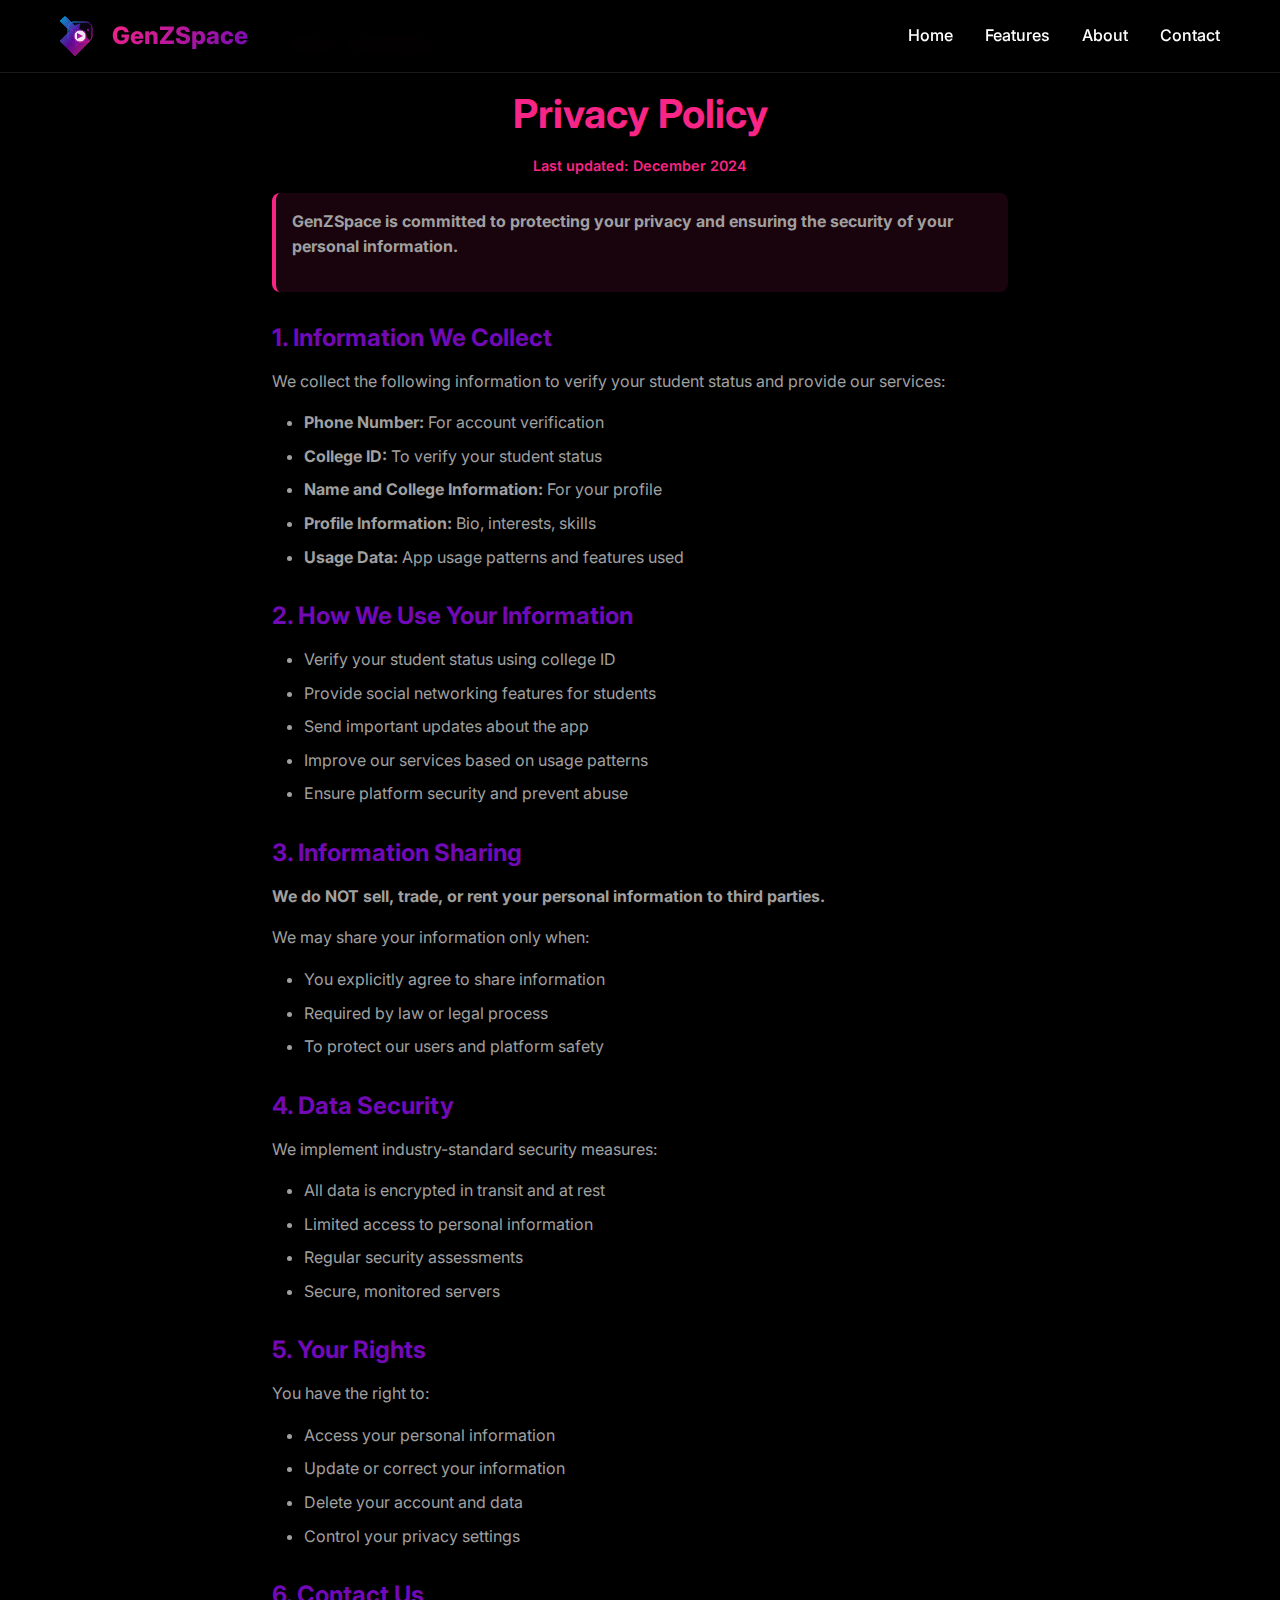
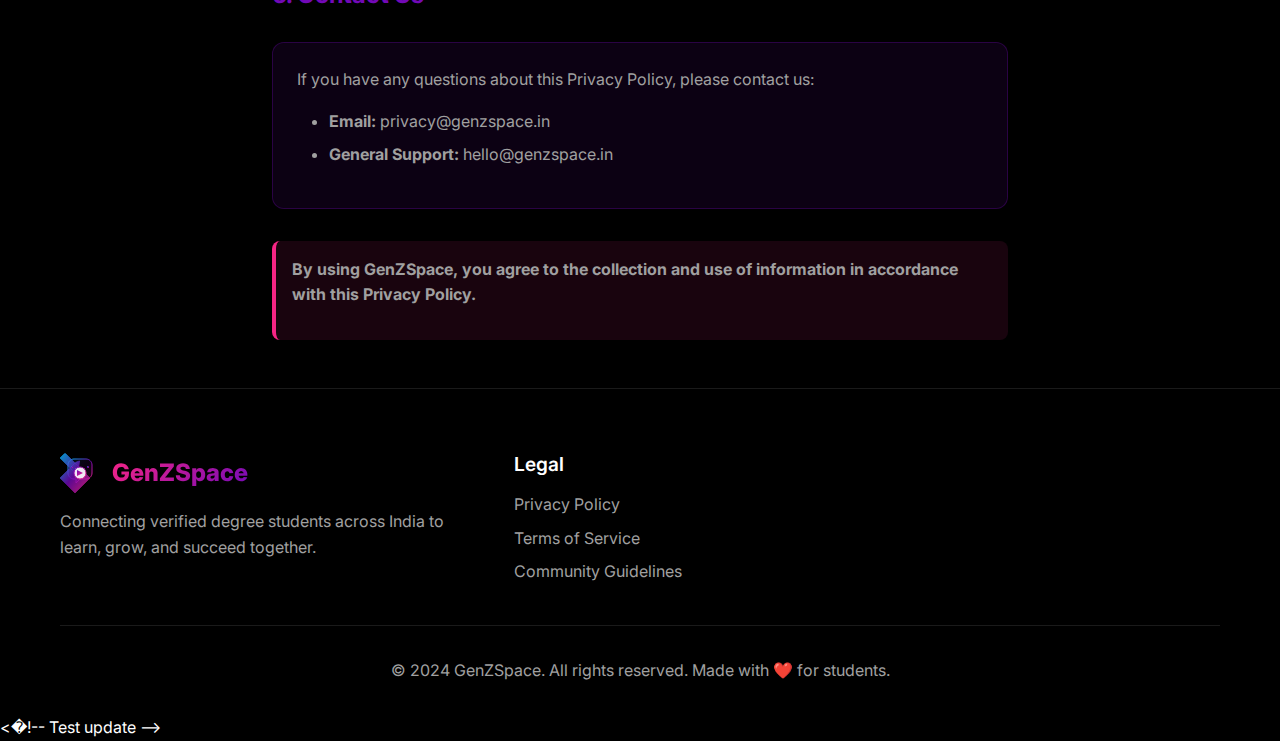
<file: website/privacy.html>
<!DOCTYPE html>
<html lang="en">
<head>
    <meta charset="UTF-8">
    <meta name="viewport" content="width=device-width, initial-scale=1.0">
    <title>Privacy Policy - GenZSpace</title>
    <meta name="description" content="GenZSpace Privacy Policy - How we collect, use, and protect your personal information">
    <meta name="robots" content="index, follow">
    <meta name="theme-color" content="#F72585">
    
    <!-- Favicon -->
    <link rel="icon" type="image/x-icon" href="./assets/images/favicon.ico">
    
    <!-- Fonts -->
    <link rel="preconnect" href="https://fonts.googleapis.com">
    <link rel="preconnect" href="https://fonts.gstatic.com" crossorigin>
    <link href="https://fonts.googleapis.com/css2?family=Inter:wght@300;400;500;600;700;800;900&display=swap" rel="stylesheet">
    
    <!-- CSS -->
    <link rel="stylesheet" href="./assets/css/style.css">
    
    <style>
        .privacy-container {
            max-width: 800px;
            margin: 0 auto;
            padding: 2rem;
            line-height: 1.6;
            color: #a0a0a0;
            background: #000;
            min-height: 100vh;
        }
        .privacy-container h1 {
            color: #F72585;
            font-size: 2.5rem;
            margin-bottom: 1rem;
            text-align: center;
        }
        .privacy-container h2 {
            color: #7209B7;
            font-size: 1.5rem;
            margin-top: 2rem;
            margin-bottom: 1rem;
        }
        .privacy-container h3 {
            color: #8A2BE2;
            font-size: 1.2rem;
            margin-top: 1.5rem;
            margin-bottom: 0.5rem;
        }
        .privacy-container p {
            margin-bottom: 1rem;
        }
        .privacy-container ul {
            margin-bottom: 1rem;
            padding-left: 2rem;
        }
        .privacy-container li {
            margin-bottom: 0.5rem;
        }
        .highlight {
            background: rgba(247, 37, 133, 0.1);
            border-left: 4px solid #F72585;
            padding: 1rem;
            margin: 1rem 0;
            border-radius: 8px;
        }
        .back-link {
            display: inline-block;
            margin-bottom: 2rem;
            color: #F72585;
            text-decoration: none;
            font-weight: 600;
            transition: color 0.3s ease;
        }
        .back-link:hover {
            color: #7209B7;
        }
        .contact-info {
            background: rgba(114, 9, 183, 0.1);
            border: 1px solid rgba(114, 9, 183, 0.3);
            border-radius: 12px;
            padding: 1.5rem;
            margin: 2rem 0;
        }
        .last-updated {
            color: #F72585;
            font-weight: 600;
            font-size: 0.9rem;
            text-align: center;
            margin-bottom: 2rem;
        }
    </style>
</head>
<body>
    <!-- Navigation -->
    <nav class="navbar">
        <div class="nav-container">
            <div class="nav-logo">
                <img src="./assets/images/logo.svg" alt="GenZSpace Logo" class="logo-img">
                <span class="logo-text">GenZSpace</span>
            </div>
            <div class="nav-menu">
                <a href="index.html" class="nav-link">Home</a>
                <a href="index.html#features" class="nav-link">Features</a>
                <a href="index.html#about" class="nav-link">About</a>
                <a href="index.html#contact" class="nav-link">Contact</a>
            </div>
        </div>
    </nav>
    <div class="privacy-container">
        <a href="index.html" class="back-link">← Back to GenZSpace</a>
        
        <h1>Privacy Policy</h1>
        <p class="last-updated">Last updated: December 2024</p>
        
        <div class="highlight">
            <p><strong>GenZSpace is committed to protecting your privacy and ensuring the security of your personal information.</strong></p>
        </div>

        <h2>1. Information We Collect</h2>
        <p>We collect the following information to verify your student status and provide our services:</p>
        <ul>
            <li><strong>Phone Number:</strong> For account verification</li>
            <li><strong>College ID:</strong> To verify your student status</li>
            <li><strong>Name and College Information:</strong> For your profile</li>
            <li><strong>Profile Information:</strong> Bio, interests, skills</li>
            <li><strong>Usage Data:</strong> App usage patterns and features used</li>
        </ul>

        <h2>2. How We Use Your Information</h2>
        <ul>
            <li>Verify your student status using college ID</li>
            <li>Provide social networking features for students</li>
            <li>Send important updates about the app</li>
            <li>Improve our services based on usage patterns</li>
            <li>Ensure platform security and prevent abuse</li>
        </ul>

        <h2>3. Information Sharing</h2>
        <p><strong>We do NOT sell, trade, or rent your personal information to third parties.</strong></p>
        <p>We may share your information only when:</p>
        <ul>
            <li>You explicitly agree to share information</li>
            <li>Required by law or legal process</li>
            <li>To protect our users and platform safety</li>
        </ul>

        <h2>4. Data Security</h2>
        <p>We implement industry-standard security measures:</p>
        <ul>
            <li>All data is encrypted in transit and at rest</li>
            <li>Limited access to personal information</li>
            <li>Regular security assessments</li>
            <li>Secure, monitored servers</li>
        </ul>

        <h2>5. Your Rights</h2>
        <p>You have the right to:</p>
        <ul>
            <li>Access your personal information</li>
            <li>Update or correct your information</li>
            <li>Delete your account and data</li>
            <li>Control your privacy settings</li>
        </ul>

        <h2>6. Contact Us</h2>
        <div class="contact-info">
            <p>If you have any questions about this Privacy Policy, please contact us:</p>
            <ul>
                <li><strong>Email:</strong> privacy@genzspace.in</li>
                <li><strong>General Support:</strong> hello@genzspace.in</li>
            </ul>
        </div>

        <div class="highlight">
            <p><strong>By using GenZSpace, you agree to the collection and use of information in accordance with this Privacy Policy.</strong></p>
        </div>
    </div>

    <!-- Footer -->
    <footer class="footer">
        <div class="container">
            <div class="footer-content">
                <div class="footer-section">
                    <div class="footer-logo">
                        <img src="./assets/images/logo.svg" alt="GenZSpace Logo" class="logo-img">
                        <span class="logo-text">GenZSpace</span>
                    </div>
                    <p class="footer-description">
                        Connecting verified degree students across India to learn, grow, and succeed together.
                    </p>
                </div>
                <div class="footer-section">
                    <h4 class="footer-title">Legal</h4>
                    <ul class="footer-links">
                        <li><a href="privacy.html">Privacy Policy</a></li>
                        <li><a href="#">Terms of Service</a></li>
                        <li><a href="#">Community Guidelines</a></li>
                    </ul>
                </div>
            </div>
            <div class="footer-bottom">
                <p class="footer-copyright">
                    © 2024 GenZSpace. All rights reserved. Made with ❤️ for students.
                </p>
            </div>
        </div>
    </footer>
</body>
</html>
< ! - -   T e s t   u p d a t e   - - >  
 
</file>
<file: website/assets/css/style.css>
/* Reset and Base Styles */
* {
    margin: 0;
    padding: 0;
    box-sizing: border-box;
}

html {
    scroll-behavior: smooth;
}

body {
    font-family: 'Inter', sans-serif;
    line-height: 1.6;
    color: #ffffff;
    background-color: #000000;
    overflow-x: hidden;
}

.container {
    max-width: 1200px;
    margin: 0 auto;
    padding: 0 20px;
}

/* Typography */
h1, h2, h3, h4, h5, h6 {
    font-weight: 700;
    line-height: 1.2;
    margin-bottom: 1rem;
}

p {
    margin-bottom: 1rem;
    color: #a0a0a0;
}

/* Gradient Text */
.gradient-text {
    background: linear-gradient(135deg, #F72585, #7209B7);
    -webkit-background-clip: text;
    -webkit-text-fill-color: transparent;
    background-clip: text;
}

/* Buttons */
.btn {
    display: inline-flex;
    align-items: center;
    padding: 12px 24px;
    border-radius: 12px;
    text-decoration: none;
    font-weight: 600;
    font-size: 16px;
    transition: all 0.3s ease;
    border: none;
    cursor: pointer;
    gap: 8px;
}

.btn-primary {
    background: linear-gradient(135deg, #F72585, #7209B7);
    color: white;
}

.btn-primary:hover {
    transform: translateY(-2px);
    box-shadow: 0 10px 30px rgba(247, 37, 133, 0.3);
}

.btn-secondary {
    background: rgba(255, 255, 255, 0.1);
    color: white;
    border: 1px solid rgba(255, 255, 255, 0.2);
}

.btn-secondary:hover {
    background: rgba(255, 255, 255, 0.2);
    transform: translateY(-2px);
}

/* Navigation */
.navbar {
    position: fixed;
    top: 0;
    width: 100%;
    background: rgba(0, 0, 0, 0.95);
    backdrop-filter: blur(10px);
    z-index: 1000;
    padding: 1rem 0;
    border-bottom: 1px solid rgba(255, 255, 255, 0.1);
}

.nav-container {
    max-width: 1200px;
    margin: 0 auto;
    padding: 0 20px;
    display: flex;
    justify-content: space-between;
    align-items: center;
}

.nav-logo {
    display: flex;
    align-items: center;
    gap: 12px;
}

.logo-img {
    width: 40px;
    height: 40px;
}

.logo-text {
    font-size: 24px;
    font-weight: 800;
    background: linear-gradient(135deg, #F72585, #7209B7);
    -webkit-background-clip: text;
    -webkit-text-fill-color: transparent;
    background-clip: text;
}

.nav-menu {
    display: flex;
    gap: 2rem;
}

.nav-link {
    color: #ffffff;
    text-decoration: none;
    font-weight: 500;
    transition: color 0.3s ease;
    position: relative;
}

.nav-link:hover {
    color: #F72585;
}

.nav-link::after {
    content: '';
    position: absolute;
    bottom: -5px;
    left: 0;
    width: 0;
    height: 2px;
    background: linear-gradient(135deg, #F72585, #7209B7);
    transition: width 0.3s ease;
}

.nav-link:hover::after {
    width: 100%;
}

.nav-toggle {
    display: none;
    flex-direction: column;
    cursor: pointer;
}

.bar {
    width: 25px;
    height: 3px;
    background: #ffffff;
    margin: 3px 0;
    transition: 0.3s;
}

/* Verification Badge */
.verification-badge {
    display: inline-flex;
    align-items: center;
    gap: 8px;
    background: rgba(247, 37, 133, 0.1);
    border: 1px solid rgba(247, 37, 133, 0.3);
    border-radius: 20px;
    padding: 8px 16px;
    margin: 1rem 0;
    font-size: 14px;
    font-weight: 600;
    color: #F72585;
}

.badge-icon {
    font-size: 16px;
}

.badge-text {
    color: white;
}

/* Hero Section */
.hero {
    min-height: 100vh;
    display: flex;
    align-items: center;
    background: linear-gradient(135deg, rgba(247, 37, 133, 0.1), rgba(114, 9, 183, 0.1));
    position: relative;
    overflow: hidden;
}

.hero::before {
    content: '';
    position: absolute;
    top: 0;
    left: 0;
    right: 0;
    bottom: 0;
    background: url('./assets/images/hero-bg.svg') no-repeat center center;
    background-size: cover;
    opacity: 0.1;
    z-index: -1;
}

.hero-container {
    max-width: 1200px;
    margin: 0 auto;
    padding: 0 20px;
    width: 100%;
}

.hero-content {
    display: grid;
    grid-template-columns: 1fr 1fr;
    gap: 4rem;
    align-items: center;
}

.hero-title {
    font-size: 3.5rem;
    font-weight: 900;
    line-height: 1.1;
    margin-bottom: 1.5rem;
}

.hero-description {
    font-size: 1.25rem;
    color: #a0a0a0;
    margin-bottom: 2rem;
    line-height: 1.6;
}

.hero-buttons {
    display: flex;
    gap: 1rem;
    margin-bottom: 3rem;
}

.download-btn {
    padding: 0;
    background: transparent;
    border: none;
}

.download-btn-img {
    height: 60px;
    transition: transform 0.3s ease;
}

.download-btn:hover .download-btn-img {
    transform: scale(1.05);
}

.hero-stats {
    display: flex;
    gap: 2rem;
}

.stat {
    text-align: center;
}

.stat-number {
    display: block;
    font-size: 2rem;
    font-weight: 800;
    color: #F72585;
}

.stat-label {
    font-size: 0.9rem;
    color: #a0a0a0;
}

/* Hero Image */
.hero-image {
    position: relative;
    display: flex;
    justify-content: center;
    align-items: center;
}

.phone-mockup {
    position: relative;
    width: 300px;
    height: 600px;
}

.app-preview {
    width: 100%;
    height: 100%;
    object-fit: cover;
    border-radius: 30px;
    box-shadow: 0 20px 60px rgba(0, 0, 0, 0.5);
}

.floating-elements {
    position: absolute;
    top: 0;
    left: 0;
    right: 0;
    bottom: 0;
    pointer-events: none;
}

.floating-card {
    position: absolute;
    background: rgba(255, 255, 255, 0.1);
    backdrop-filter: blur(10px);
    border: 1px solid rgba(255, 255, 255, 0.2);
    border-radius: 12px;
    padding: 12px 16px;
    display: flex;
    align-items: center;
    gap: 8px;
    animation: float 3s ease-in-out infinite;
}

.card-1 {
    top: 20%;
    right: -20%;
    animation-delay: 0s;
}

.card-2 {
    top: 50%;
    left: -20%;
    animation-delay: 1s;
}

.card-3 {
    bottom: 20%;
    right: -10%;
    animation-delay: 2s;
}

.card-icon {
    font-size: 20px;
}

.card-text {
    font-size: 14px;
    font-weight: 600;
    color: white;
}

@keyframes float {
    0%, 100% { transform: translateY(0px); }
    50% { transform: translateY(-10px); }
}

/* Section Styles */
.section-header {
    text-align: center;
    margin-bottom: 4rem;
}

.section-title {
    font-size: 2.5rem;
    font-weight: 800;
    margin-bottom: 1rem;
}

.section-description {
    font-size: 1.25rem;
    color: #a0a0a0;
    max-width: 600px;
    margin: 0 auto;
}

/* Features Section */
.features {
    padding: 6rem 0;
    background: linear-gradient(135deg, rgba(114, 9, 183, 0.05), rgba(247, 37, 133, 0.05));
}

.features-grid {
    display: grid;
    grid-template-columns: repeat(auto-fit, minmax(350px, 1fr));
    gap: 2rem;
}

.feature-card {
    background: rgba(255, 255, 255, 0.05);
    border: 1px solid rgba(255, 255, 255, 0.1);
    border-radius: 20px;
    padding: 2rem;
    text-align: center;
    transition: all 0.3s ease;
    backdrop-filter: blur(10px);
}

.feature-card:hover {
    transform: translateY(-10px);
    border-color: rgba(247, 37, 133, 0.3);
    box-shadow: 0 20px 40px rgba(247, 37, 133, 0.1);
}

.feature-icon {
    width: 80px;
    height: 80px;
    margin: 0 auto 1.5rem;
    background: linear-gradient(135deg, #F72585, #7209B7);
    border-radius: 20px;
    display: flex;
    align-items: center;
    justify-content: center;
}

.feature-icon img {
    width: 40px;
    height: 40px;
    filter: brightness(0) invert(1);
}

.feature-title {
    font-size: 1.5rem;
    font-weight: 700;
    margin-bottom: 1rem;
    color: white;
}

.feature-description {
    color: #a0a0a0;
    line-height: 1.6;
}

/* Verification Process Section */
.verification-process {
    padding: 6rem 0;
    background: linear-gradient(135deg, rgba(114, 9, 183, 0.05), rgba(247, 37, 133, 0.05));
}

.verification-steps {
    display: grid;
    grid-template-columns: repeat(auto-fit, minmax(250px, 1fr));
    gap: 2rem;
    margin-bottom: 4rem;
}

.verification-step {
    display: flex;
    align-items: flex-start;
    gap: 1rem;
    background: rgba(255, 255, 255, 0.05);
    border: 1px solid rgba(255, 255, 255, 0.1);
    border-radius: 16px;
    padding: 2rem;
    backdrop-filter: blur(10px);
    transition: all 0.3s ease;
}

.verification-step:hover {
    transform: translateY(-5px);
    border-color: rgba(247, 37, 133, 0.3);
    box-shadow: 0 10px 30px rgba(247, 37, 133, 0.1);
}

.step-number {
    width: 40px;
    height: 40px;
    background: linear-gradient(135deg, #F72585, #7209B7);
    border-radius: 50%;
    display: flex;
    align-items: center;
    justify-content: center;
    color: white;
    font-weight: bold;
    font-size: 18px;
    flex-shrink: 0;
}

.step-content h3 {
    color: white;
    font-size: 1.2rem;
    font-weight: 600;
    margin-bottom: 0.5rem;
}

.step-content p {
    color: #a0a0a0;
    line-height: 1.6;
    margin: 0;
}

.verification-rules {
    background: rgba(255, 255, 255, 0.05);
    border: 1px solid rgba(255, 255, 255, 0.1);
    border-radius: 20px;
    padding: 2rem;
    backdrop-filter: blur(10px);
}

.verification-rules h3 {
    color: white;
    font-size: 1.5rem;
    font-weight: 700;
    margin-bottom: 2rem;
    text-align: center;
}

.rules-grid {
    display: grid;
    grid-template-columns: repeat(auto-fit, minmax(250px, 1fr));
    gap: 1.5rem;
}

.rule-item {
    display: flex;
    align-items: flex-start;
    gap: 1rem;
    padding: 1rem;
    background: rgba(255, 255, 255, 0.05);
    border-radius: 12px;
    transition: all 0.3s ease;
}

.rule-item:hover {
    background: rgba(247, 37, 133, 0.1);
    transform: translateX(5px);
}

.rule-icon {
    font-size: 24px;
    flex-shrink: 0;
}

.rule-text h4 {
    color: white;
    font-size: 1rem;
    font-weight: 600;
    margin-bottom: 0.25rem;
}

.rule-text p {
    color: #a0a0a0;
    font-size: 0.9rem;
    line-height: 1.5;
    margin: 0;
}

/* Verification Notice */
.verification-notice {
    display: flex;
    align-items: center;
    gap: 8px;
    background: rgba(255, 193, 7, 0.1);
    border: 1px solid rgba(255, 193, 7, 0.3);
    border-radius: 12px;
    padding: 12px 16px;
    margin: 1.5rem 0;
    font-size: 14px;
    font-weight: 500;
    color: #ffc107;
}

.notice-icon {
    font-size: 16px;
}

.notice-text {
    color: #ffc107;
}

/* About Section */
.about {
    padding: 6rem 0;
}

.about-content {
    display: grid;
    grid-template-columns: 1fr 1fr;
    gap: 4rem;
    align-items: center;
}

.about-features {
    margin: 2rem 0;
}

.about-feature {
    display: flex;
    align-items: center;
    gap: 1rem;
    margin-bottom: 1rem;
}

.feature-check {
    width: 24px;
    height: 24px;
    background: linear-gradient(135deg, #F72585, #7209B7);
    border-radius: 50%;
    display: flex;
    align-items: center;
    justify-content: center;
    color: white;
    font-weight: bold;
    font-size: 14px;
}

.about-stats {
    display: flex;
    gap: 2rem;
    margin-top: 2rem;
}

.about-stat {
    text-align: center;
}

.about-img {
    width: 100%;
    max-width: 500px;
    height: auto;
}

/* Download Section */
.download {
    padding: 6rem 0;
    background: linear-gradient(135deg, rgba(247, 37, 133, 0.1), rgba(114, 9, 183, 0.1));
}

.download-content {
    display: grid;
    grid-template-columns: 1fr 1fr;
    gap: 4rem;
    align-items: center;
}

.download-btn {
    display: flex;
    align-items: center;
    gap: 12px;
    padding: 16px 24px;
    background: rgba(255, 255, 255, 0.1);
    border: 1px solid rgba(255, 255, 255, 0.2);
    border-radius: 12px;
    text-decoration: none;
    transition: all 0.3s ease;
    margin-bottom: 1rem;
}

.download-btn:hover {
    background: rgba(255, 255, 255, 0.2);
    transform: translateY(-2px);
}

.download-btn-img {
    width: 40px;
    height: 40px;
}

.download-btn-text {
    display: flex;
    flex-direction: column;
    align-items: flex-start;
}

.download-btn-label {
    font-size: 12px;
    color: #a0a0a0;
}

.download-btn-store {
    font-size: 16px;
    font-weight: 600;
    color: white;
}

.download-info {
    margin-top: 2rem;
}

.download-note {
    display: flex;
    align-items: center;
    gap: 8px;
    margin-bottom: 0.5rem;
    color: #a0a0a0;
}

.download-icon {
    font-size: 16px;
}

.download-mockup {
    position: relative;
    display: flex;
    justify-content: center;
}

.download-preview {
    width: 100%;
    max-width: 400px;
    height: auto;
    border-radius: 20px;
    box-shadow: 0 20px 60px rgba(0, 0, 0, 0.3);
}

/* Testimonials Section */
.testimonials {
    padding: 6rem 0;
}

.testimonials-grid {
    display: grid;
    grid-template-columns: repeat(auto-fit, minmax(350px, 1fr));
    gap: 2rem;
}

.testimonial-card {
    background: rgba(255, 255, 255, 0.05);
    border: 1px solid rgba(255, 255, 255, 0.1);
    border-radius: 20px;
    padding: 2rem;
    backdrop-filter: blur(10px);
    transition: all 0.3s ease;
}

.testimonial-card:hover {
    transform: translateY(-5px);
    border-color: rgba(247, 37, 133, 0.3);
}

.testimonial-text {
    font-size: 1.1rem;
    line-height: 1.6;
    margin-bottom: 1.5rem;
    color: white;
    font-style: italic;
}

.testimonial-author {
    display: flex;
    align-items: center;
    gap: 1rem;
}

.author-avatar {
    width: 50px;
    height: 50px;
    border-radius: 50%;
    overflow: hidden;
}

.author-avatar img {
    width: 100%;
    height: 100%;
    object-fit: cover;
}

.author-name {
    font-size: 1.1rem;
    font-weight: 600;
    color: white;
    margin-bottom: 0.25rem;
}

.author-title {
    font-size: 0.9rem;
    color: #a0a0a0;
}

/* Contact Section */
.contact {
    padding: 6rem 0;
    background: linear-gradient(135deg, rgba(114, 9, 183, 0.05), rgba(247, 37, 133, 0.05));
}

.contact-content {
    display: grid;
    grid-template-columns: 1fr 1fr;
    gap: 4rem;
}

.contact-details {
    margin-top: 2rem;
}

.contact-item {
    display: flex;
    align-items: center;
    gap: 1rem;
    margin-bottom: 1.5rem;
}

.contact-icon {
    width: 50px;
    height: 50px;
    background: linear-gradient(135deg, #F72585, #7209B7);
    border-radius: 12px;
    display: flex;
    align-items: center;
    justify-content: center;
    font-size: 20px;
}

.contact-text h4 {
    color: white;
    margin-bottom: 0.25rem;
}

.contact-text p {
    color: #a0a0a0;
    margin: 0;
}

/* Form Styles */
.form {
    background: rgba(255, 255, 255, 0.05);
    border: 1px solid rgba(255, 255, 255, 0.1);
    border-radius: 20px;
    padding: 2rem;
    backdrop-filter: blur(10px);
}

.form-group {
    margin-bottom: 1.5rem;
}

.form-group input,
.form-group textarea {
    width: 100%;
    padding: 16px;
    background: rgba(255, 255, 255, 0.1);
    border: 1px solid rgba(255, 255, 255, 0.2);
    border-radius: 12px;
    color: white;
    font-size: 16px;
    transition: all 0.3s ease;
}

.form-group input:focus,
.form-group textarea:focus {
    outline: none;
    border-color: #F72585;
    box-shadow: 0 0 0 3px rgba(247, 37, 133, 0.1);
}

.form-group input::placeholder,
.form-group textarea::placeholder {
    color: #a0a0a0;
}

.form-btn {
    width: 100%;
    justify-content: center;
    padding: 16px;
    font-size: 16px;
}

/* Footer */
.footer {
    background: rgba(0, 0, 0, 0.8);
    border-top: 1px solid rgba(255, 255, 255, 0.1);
    padding: 4rem 0 2rem;
}

.footer-content {
    display: grid;
    grid-template-columns: 2fr 1fr 1fr 1fr;
    gap: 3rem;
    margin-bottom: 2rem;
}

.footer-logo {
    display: flex;
    align-items: center;
    gap: 12px;
    margin-bottom: 1rem;
}

.footer-description {
    color: #a0a0a0;
    margin-bottom: 2rem;
    line-height: 1.6;
}

.social-links {
    display: flex;
    gap: 1rem;
}

.social-link {
    width: 40px;
    height: 40px;
    background: rgba(255, 255, 255, 0.1);
    border: 1px solid rgba(255, 255, 255, 0.2);
    border-radius: 10px;
    display: flex;
    align-items: center;
    justify-content: center;
    transition: all 0.3s ease;
}

.social-link:hover {
    background: linear-gradient(135deg, #F72585, #7209B7);
    transform: translateY(-2px);
}

.social-link img {
    width: 20px;
    height: 20px;
    filter: brightness(0) invert(1);
}

.footer-title {
    color: white;
    font-size: 1.2rem;
    font-weight: 600;
    margin-bottom: 1rem;
}

.footer-links {
    list-style: none;
}

.footer-links li {
    margin-bottom: 0.5rem;
}

.footer-links a {
    color: #a0a0a0;
    text-decoration: none;
    transition: color 0.3s ease;
}

.footer-links a:hover {
    color: #F72585;
}

.footer-bottom {
    border-top: 1px solid rgba(255, 255, 255, 0.1);
    padding-top: 2rem;
    text-align: center;
}

.footer-copyright {
    color: #a0a0a0;
    margin: 0;
}

/* Responsive Design */
@media (max-width: 768px) {
    .nav-menu {
        position: fixed;
        left: -100%;
        top: 70px;
        flex-direction: column;
        background-color: rgba(0, 0, 0, 0.95);
        width: 100%;
        text-align: center;
        transition: 0.3s;
        box-shadow: 0 10px 27px rgba(0, 0, 0, 0.05);
        padding: 2rem 0;
    }

    .nav-menu.active {
        left: 0;
    }

    .nav-toggle {
        display: flex;
    }

    .nav-toggle.active .bar:nth-child(2) {
        opacity: 0;
    }

    .nav-toggle.active .bar:nth-child(1) {
        transform: translateY(8px) rotate(45deg);
    }

    .nav-toggle.active .bar:nth-child(3) {
        transform: translateY(-8px) rotate(-45deg);
    }

    .hero-content {
        grid-template-columns: 1fr;
        text-align: center;
        gap: 2rem;
    }

    .hero-title {
        font-size: 2.5rem;
    }

    .hero-buttons {
        justify-content: center;
        flex-wrap: wrap;
    }

    .hero-stats {
        justify-content: center;
    }

    .features-grid {
        grid-template-columns: 1fr;
    }

    .about-content {
        grid-template-columns: 1fr;
        text-align: center;
    }

    .download-content {
        grid-template-columns: 1fr;
        text-align: center;
    }

    .testimonials-grid {
        grid-template-columns: 1fr;
    }

    .contact-content {
        grid-template-columns: 1fr;
    }

    .footer-content {
        grid-template-columns: 1fr;
        text-align: center;
    }

    .section-title {
        font-size: 2rem;
    }
}

@media (max-width: 480px) {
    .container {
        padding: 0 15px;
    }

    .hero-title {
        font-size: 2rem;
    }

    .hero-description {
        font-size: 1rem;
    }

    .download-btn {
        flex-direction: column;
        text-align: center;
    }

    .download-btn-text {
        align-items: center;
    }
}

/* Animations */
@keyframes fadeInUp {
    from {
        opacity: 0;
        transform: translateY(30px);
    }
    to {
        opacity: 1;
        transform: translateY(0);
    }
}

.fade-in-up {
    animation: fadeInUp 0.6s ease-out;
}

/* Scroll animations */
.animate-on-scroll {
    opacity: 0;
    transform: translateY(30px);
    transition: all 0.6s ease-out;
}

.animate-on-scroll.animated {
    opacity: 1;
    transform: translateY(0);
}
/ *   T e s t   u p d a t e   * /  
 
</file>
